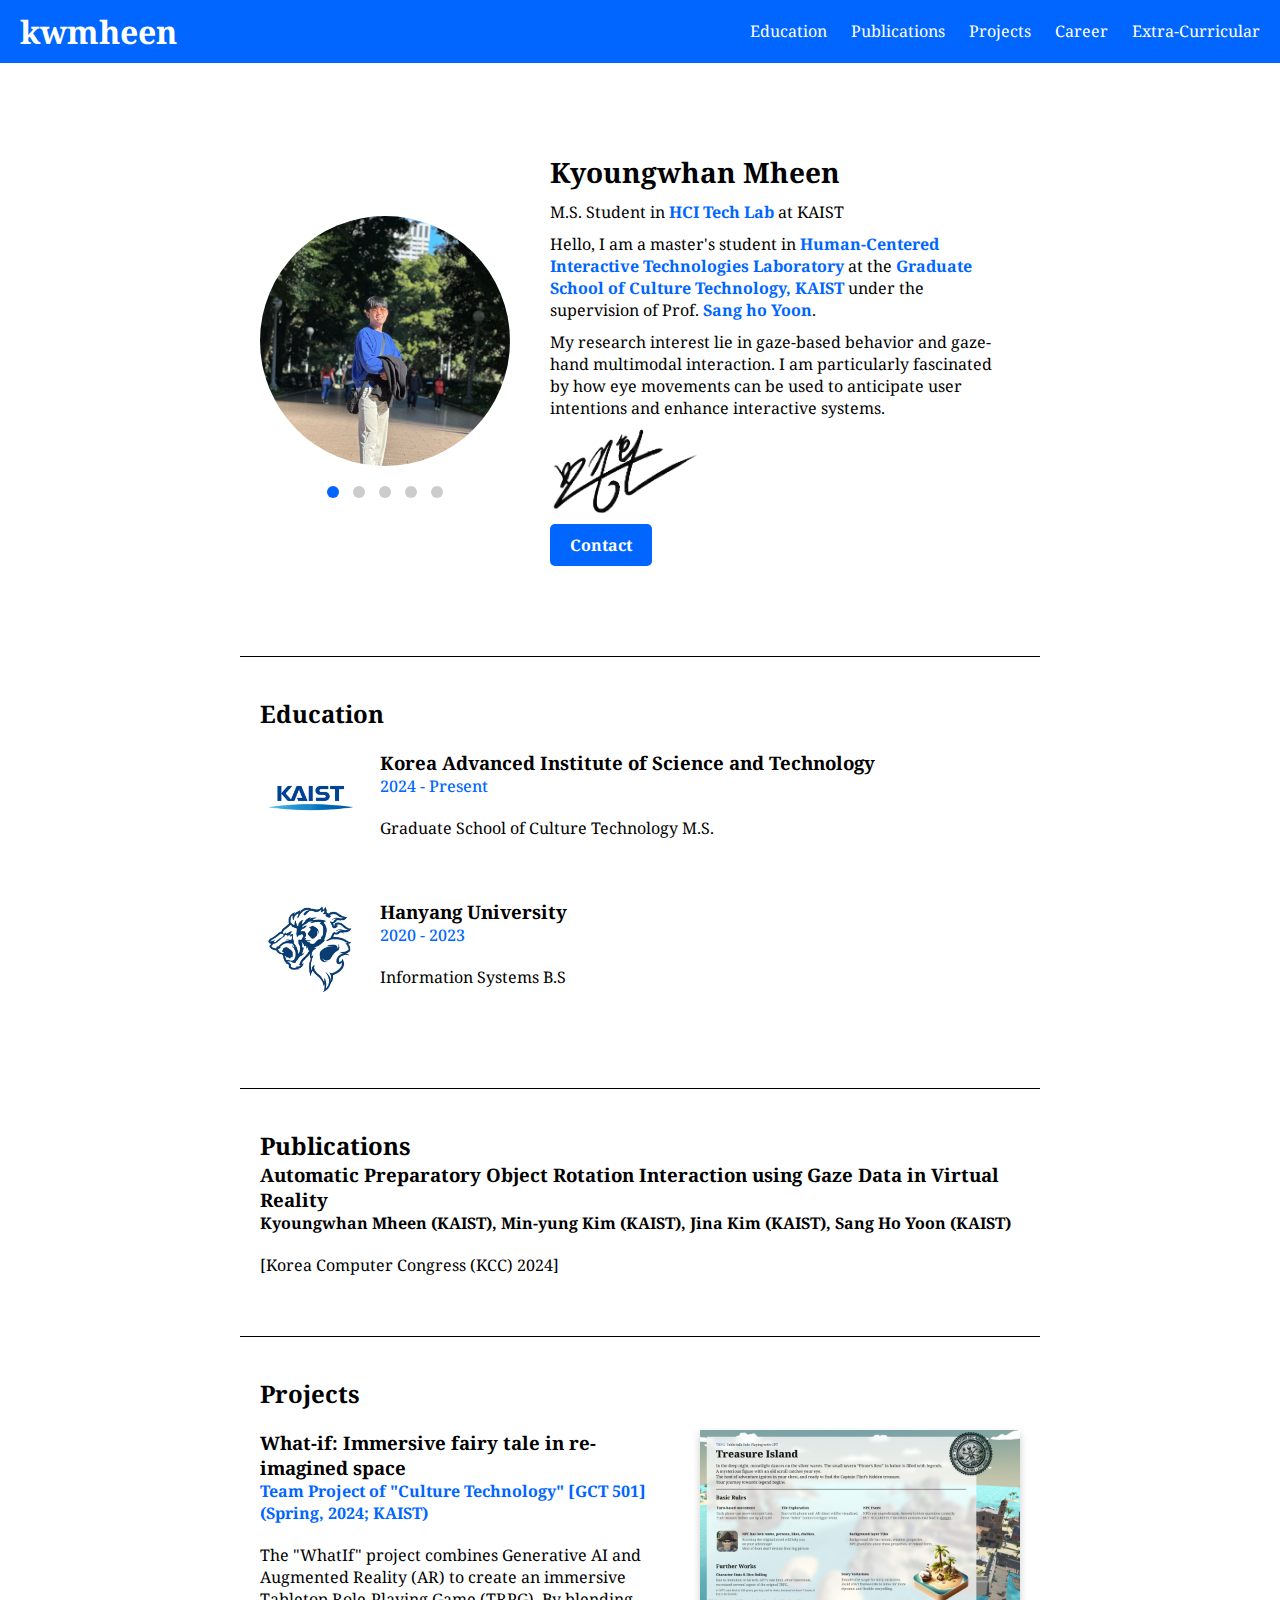
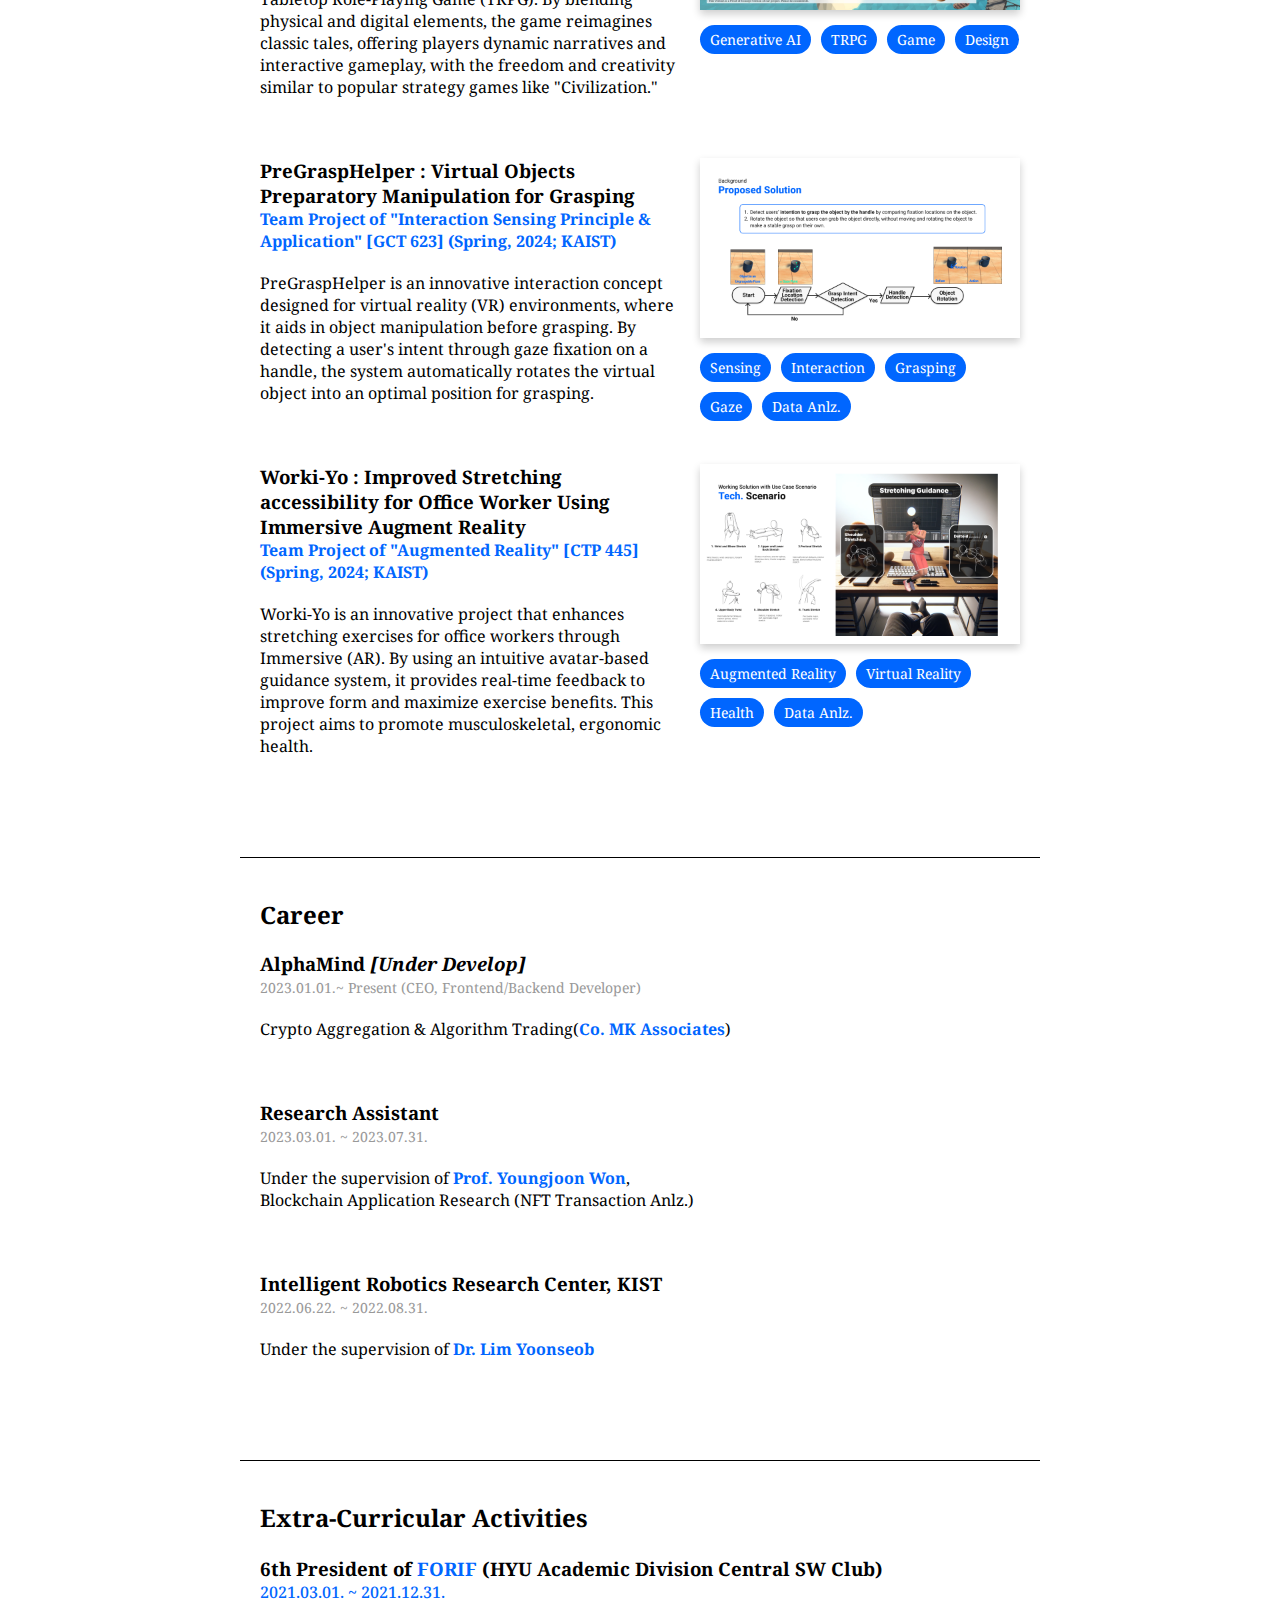
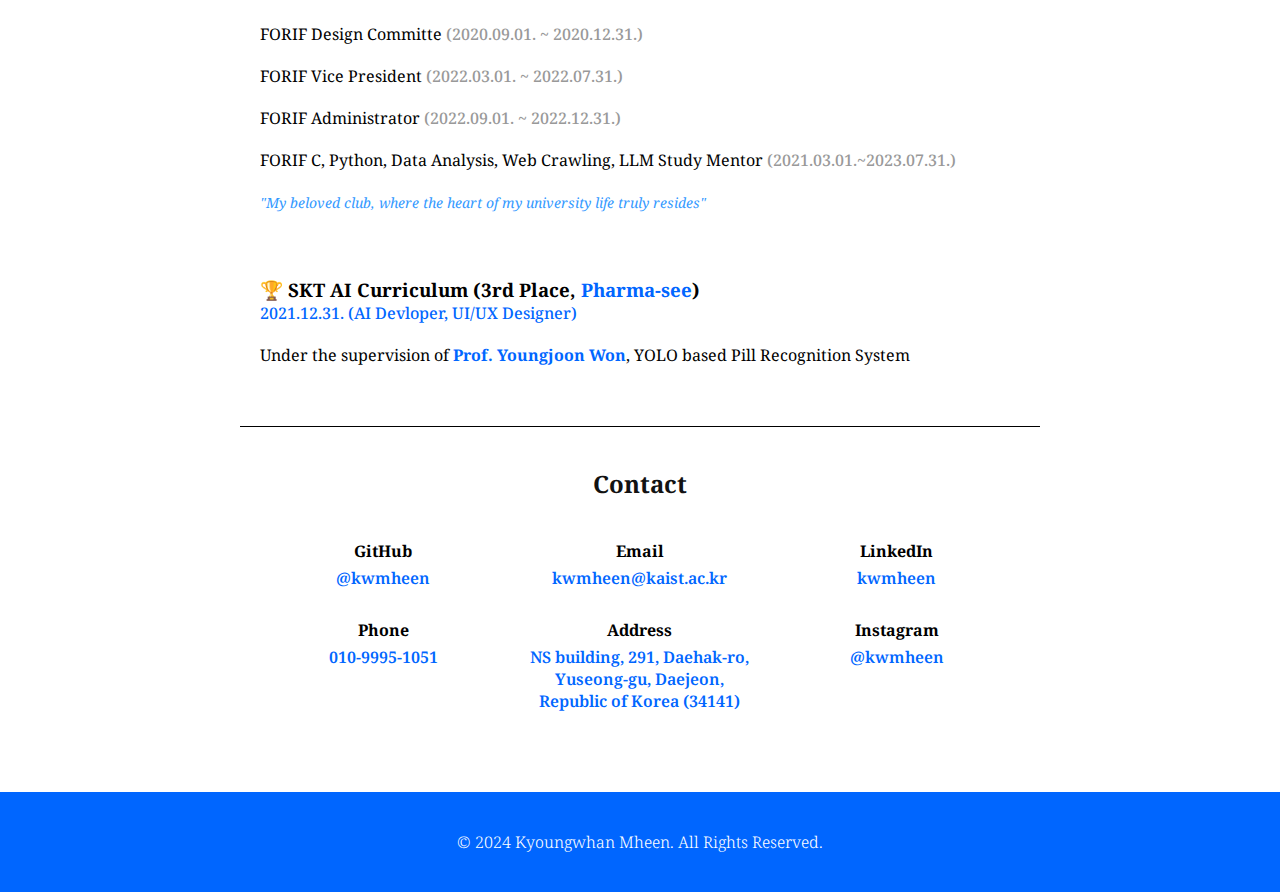
<file: index.html>
<!DOCTYPE html>
<html lang="en">
<head>
    <meta charset="UTF-8">
    <meta name="viewport" content="width=device-width, initial-scale=1.0">
    <title>kwmheen</title>
    <link rel="stylesheet" href="./style.css">
    <link rel="preconnect" href="https://fonts.googleapis.com">
    <link rel="preconnect" href="https://fonts.gstatic.com" crossorigin>
    <link href="https://fonts.googleapis.com/css2?family=Noto+Serif:ital,wght@0,100..900&display=swap" rel="stylesheet">

</head>
<body>

    <div class="header">
        <h1>kwmheen</h1>
        <nav>
            <a href="#education">Education</a>
            <a href="#publications">Publications</a>
            <a href="#projects">Projects</a>
            <a href="#career">Career</a>
            <a href="#extra-curricular">Extra-Curricular</a>
        </nav>
    </div>

    <div class="profile-container">
        <div class="profile-picture">
            <img id="profile-img" src="./src/Profile_1.jpeg" alt="Profile Picture">
            <div class="dots-container">
                <span class="dot" onclick="changeSlide(1)"></span>
                <span class="dot" onclick="changeSlide(2)"></span>
                <span class="dot" onclick="changeSlide(3)"></span>
                <span class="dot" onclick="changeSlide(4)"></span>
                <span class="dot" onclick="changeSlide(5)"></span>
            </div>
        </div>
        <div class="profile-details">
            <h2>Kyoungwhan Mheen</h2>
            <p>M.S. Student in <a href="https://hcitech.org/index.html">HCI Tech Lab</a> at KAIST</p>
            <p>Hello, I am a master's student in <a href="https://hcitech.org/index.html">Human-Centered Interactive Technologies Laboratory</a> at the <a href="https://ct.kaist.ac.kr/">Graduate School of Culture Technology, KAIST</a> under the supervision of Prof. <a href="https://sanghoy.com/">Sang ho Yoon</a>.</p>
            <p>My research interest lie in gaze-based behavior and gaze-hand multimodal interaction. I am particularly fascinated by how eye movements can be used to anticipate user intentions and enhance interactive systems.</p>
            <img src="./src/mheen_authograph_0909.png" alt="Autograph Image" class="autograph-image">
            <div class="white-href">
                <a href="#contact" class="contact-button">Contact</a>
            </div>
        </div>
        
    </div>
    <hr class="divider">
    <div class="content">
        <h2 id="education">Education</h2>
        <div class="education-item">
            <div class="education-image">
                <img src="./src/kaist_logo.png" alt="Education Image 1">
            </div>
            <div class="education-text">
                <h3>Korea Advanced Institute of Science and Technology</h3>
                <p><strong><span class="education-period">2024 - Present</span></strong></p>
                <p>Graduate School of Culture Technology M.S.</p>
            </div>
        </div>
        <div class="education-item">
            <div class="education-image">
                <img src="./src/hyu_logo.png" alt="Education Image 2">
            </div>
            <div class="education-text">
                <h3>Hanyang University</h3>
                <p><strong><span class="education-period">2020 - 2023</span></strong></p>
                <p>Information Systems B.S</p>
            </div>
        </div>
    </div>
    <hr class="divider">
    <div class="content">
        <h2 id="publications">Publications</h2>
        <div class="publication-item">
            <div class="publication-text">
                <h3>Automatic Preparatory Object Rotation Interaction using Gaze Data in Virtual Reality</h3>
                <p><strong><span class="publication-authors">Kyoungwhan Mheen (KAIST), Min-yung Kim (KAIST), Jina Kim (KAIST), Sang Ho Yoon (KAIST)</span></strong></p>
                <p><span class="publication-venue">[Korea Computer Congress (KCC) 2024]</span></p>
            </div>
        </div>
    </div>
    <hr class="divider">
    <div class="content">
        <h2 id="projects">Projects</h2>
        <div class="project-item">
            <div class="project-text">
                <h3>What-if: Immersive fairy tale in re-imagined space</h3>
                <p><strong><span class="project-period">Team Project of "Culture Technology" [GCT 501] (Spring, 2024; KAIST)</span></strong></p>
                <p>The "WhatIf" project combines Generative AI and Augmented Reality (AR) to create an immersive Tabletop Role-Playing Game (TRPG). By blending physical and digital elements, the game reimagines classic tales, offering players dynamic narratives and interactive gameplay, with the freedom and creativity similar to popular strategy games like "Civilization."</p>
            </div>
            <div class="project-slide">
                <img src="./src/501_Whatif_Thumbnail.jpg" alt="Education Image 2">
                <div class="tag-container">
                    <span class="tag">Generative AI</span>
                    <span class="tag">TRPG</span>
                    <span class="tag">Game</span>
                    <span class="tag">Design</span>
                </div>
            </div>
        </div>

        <div class="project-item">
            <div class="project-text">
                <h3>PreGraspHelper : Virtual Objects Preparatory Manipulation for Grasping</h3>
                <p><strong><span class="project-period">Team Project of "Interaction Sensing Principle & Application" [GCT 623] (Spring, 2024; KAIST)</span></strong></p>
                <p>PreGraspHelper is an innovative interaction concept designed for virtual reality (VR) environments, where it aids in object manipulation before grasping. By detecting a user's intent through gaze fixation on a handle, the system automatically rotates the virtual object into an optimal position for grasping.</p>
            </div>
            <div class="project-slide">
                <img src="./src/GCT623_Final 52.png" alt="Education Image 2">
                <div class="tag-container">
                    <span class="tag">Sensing</span>
                    <span class="tag">Interaction</span>
                    <span class="tag">Grasping</span>
                    <span class="tag">Gaze</span>
                    <span class="tag">Data Anlz.</span>
                </div>
            </div>
        </div>

        <div class="project-item">
            <div class="project-text">
                <h3>Worki-Yo : Improved Stretching accessibility for Office Worker Using Immersive Augment Reality</h3>
                <p><strong><span class="project-period">Team Project of "Augmented Reality" [CTP 445] (Spring, 2024; KAIST)</span></strong></p>
                <p>Worki-Yo is an innovative project that enhances stretching exercises for office workers through Immersive (AR). By using an intuitive avatar-based guidance system, it provides real-time feedback to improve form and maximize exercise benefits. This project aims to promote musculoskeletal, ergonomic health.</p>
            </div>
            <div class="project-slide">
                <img src="./src/CTP445_Final 11.png" alt="Education Image 2">
                <div class="tag-container">
                    <span class="tag">Augmented Reality</span>
                    <span class="tag">Virtual Reality</span>
                    <span class="tag">Health</span>
                    <span class="tag">Data Anlz.</span>
                </div>
            </div>
        </div>
    </div>
    <hr class="divider">
    <div class="content">
        <h2 id="career">Career</h2>
        <div class="career-item">
            <div class="career-text">
                <h3>AlphaMind <i>[Under Develop]</i></h3>
                <p><strong><span class="career-period">2023.01.01.~ Present (CEO, Frontend/Backend Developer)</span></strong></p>
                <p>Crypto Aggregation &  Algorithm Trading(<a href="https://moneypin.biz/bizno/detail/3418802867/">Co. MK Associates</a>)</p>
            </div>
        </div>
        <div class="career-item">
            <div class="career-text">
                <h3>Research Assistant</h3>
                <p><strong><span class="career-period">2023.03.01. ~ 2023.07.31.</span></strong></p>
                <p>Under the supervision of <a href="https://github.com/youngjoonwon">Prof. Youngjoon Won</a>, <br>Blockchain Application Research (NFT Transaction Anlz.)</p>
            </div>
        </div>
        <div class="career-item">
            <div class="career-text">
                <h3>Intelligent Robotics Research Center, KIST</h3>
                <p><strong><span class="career-period">2022.06.22. ~ 2022.08.31.</span></strong></p>
                <p>Under the supervision of <a href="https://scholar.google.co.uk/citations?user=xlNXvLEAAAAJ&hl=en&oi=ao">Dr. Lim Yoonseob</a></p>
            </div>
        </div>
    </div>
    <hr class="divider">
    <div class="content">
        <h2 id="extra-curricular">Extra-Curricular Activities</h2>
        <br>
        <div class="extra-item">
            <div class="extra-text">
                <h3>6th President of <a href="https://forif.org/">FORIF</a> (HYU Academic Division Central SW Club)</h3>
                <p><strong><span class="extra-period1">2021.03.01. ~ 2021.12.31.</span></strong></p>
                <p>FORIF Design Committe <strong><span class="extra-period">(2020.09.01. ~ 2020.12.31.)</span></strong></p>
                <p>FORIF Vice President <strong><span class="extra-period">(2022.03.01. ~ 2022.07.31.)</span></strong></p>
                <p>FORIF Administrator <strong><span class="extra-period">(2022.09.01. ~ 2022.12.31.)</span></strong></p>
                <p>FORIF C, Python, Data Analysis, Web Crawling, LLM Study Mentor <strong><span class="extra-period">(2021.03.01.~2023.07.31.)</span></strong></p>
                <p><span class="extra-footnote"><i>"My beloved club, where the heart of my university life truly resides"</i></span></p>
            </div>
        </div>
        <br>
        <br>
        <div class="extra-item">
            <div class="extra-text">
                <h3>🏆 SKT AI Curriculum (3rd Place, <a href="https://kwmheenhyu.notion.site/PharmaSEE-2ef8fcd094c840d0b5882295f3080181?pvs=74">Pharma-see</a>)</h3>
                <p><strong><span class="extra-period1">2021.12.31. (AI Devloper, UI/UX Designer)</span></strong></p>
                <p>Under the supervision of <a href="https://github.com/youngjoonwon">Prof. Youngjoon Won</a>, YOLO based Pill Recognition System</p>
            </div>
        </div>
    </div>
    <hr class="divider">
    <div class="content" id="contact">
        <h2 class="centered-heading">Contact</h2>
        <div class="contact-container">
            <div class="contact-item">
                <strong>GitHub</strong>
                <p><a href="https://github.com/kwmheen">@kwmheen</a></p>
            </div>
            <div class="contact-item">
                <strong>Email</strong>
                <p><a href="mailto:kwmheen@kaist.ac.kr">kwmheen@kaist.ac.kr</a></p>
            </div>
            <div class="contact-item">
                <strong>LinkedIn</strong>
                <p><a href="https://www.linkedin.com/in/kyoungwhan-mheen-281361276/">kwmheen</a></p>
            </div>
            <div class="contact-item">
                <strong>Phone</strong>
                <p><a href="tel:+821099951051">010-9995-1051</a></p>
            </div>
            <div class="contact-item">
                <strong>Address</strong>
                <p><a href="https://g.co/kgs/YEBtSJD">NS building, 291, Daehak-ro,<br>Yuseong-gu, Daejeon,<br>Republic of Korea (34141)</a></p>
            </div>
            <div class="contact-item">
                <strong>Instagram</strong>
                <p><a href="https://www.instagram.com/kwmheen/">@kwmheen</a></p>
            </div>
        </div>
    </div>

    <div class="footer">
        <p>© 2024 Kyoungwhan Mheen. All Rights Reserved.</p>
    </div>
    <script>
        var currentSlide = 1;
        var totalSlides = 5;

        function changeSlide(slideIndex) {
            currentSlide = slideIndex;
            document.getElementById("profile-img").src = `./src/Profile_${slideIndex}.jpeg`;
            updateDots();
        }

        function updateDots() {
            var dots = document.getElementsByClassName("dot");
            for (var i = 0; i < dots.length; i++) {
                dots[i].style.backgroundColor = i === currentSlide - 1 ? "#0066FF" : "#ccc";
            }
        }

        // Initialize the first dot as active
        updateDots();
    </script>

</body>
</html>
</file>
<file: style.css>
/* Basic reset for margins and paddings */
* {
    margin: 0;
    padding: 0;
    box-sizing: border-box;
}

body {
    font-family: 'Noto Serif', serif;
}

:lang(ko) {
    font-family: 'Noto Sans KR', sans-serif; /* 한글 텍스트에 적용할 폰트 */
}

/* Header styling */
.header {
    background-color: #0066FF; 
    color: white;
    padding: 10px 20px;
    position: sticky;
    top: 0;
    width: 100%;
    z-index: 1000;
}

.header h1 {
    display: inline;
    font-size: 32px;
    font-weight: bold;
}

.header nav {
    float: right;
    margin-top: 10px;
}

.header nav a {
    color: white;
    text-decoration: none;
    margin-left: 20px;
    font-size: 16px;
}

.header nav a:hover {
    text-decoration: underline;
}

/* Profile container styling */
.profile-container {
    max-width: 800px;
    margin: 50px auto;
    display: flex;
    justify-content: center;
    align-items: center;
    padding: 20px;
}

.profile-picture {
    flex-shrink: 0;
    margin-right: 20px;
}

.profile-picture img {
    width: 250px;
    height: 250px;
    border-radius: 50%;
    object-fit: cover;
}

.profile-details {
    max-width: 700px;
    margin: 0 auto; 
    padding: 20px;
}

.profile-details h2 {
    font-size: 28px;
    font-weight: bold;
    margin-bottom: 10px;
}

.profile-details p {
    margin-bottom: 10px;
    font-size: 16px;
}

.profile-details a {
    color: #0066FF;
    font-weight: bold;
    text-decoration: none; /* 밑줄 제거 */
}

.profile-details a:hover {
    text-decoration: underline; /* 링크에 마우스를 올릴 때 밑줄 표시 */
}

.dots-container {
    text-align: center;
    margin-top: 10px;
}

.dot {
    height: 12px;
    width: 12px;
    margin: 0 5px;
    background-color: #ccc;
    border-radius: 50%;
    display: inline-block;
    cursor: pointer;
    transition: background-color 0.3s ease;
}

.contact-button {
    display: inline-block;
    padding: 10px 20px;
    background-color: #0066FF;
    color: white;
    font-weight: bold;
    text-decoration: none;
    border-radius: 5px;
    transition: background-color 0.3s ease;
}

.autograph-image {
    display: block;
    margin: 10px 10px 10px 0; /* Removes auto-centering and aligns to the left */
    max-width: 150px;
    height: auto;
}

.white-href a {
    color: #ffffff;
    font-weight: bold;
    text-decoration: none; /* 밑줄 제거 */
}


.contact-button:hover {
    background-color: #0044cc; /* 마우스 오버 시 버튼 색상 변화 */
    color: white; 
}

.divider {
    width: 800px;
    height: 1px;
    background-color: #000;
    margin: 20px auto;
    border: none;
}


/* Main content styling */
.content {
    /* background-color: #4CAF50; */
    max-width: 800px; /* 최대 너비를 프로필 섹션과 동일하게 설정 */
    margin: 20px auto;
    padding: 20px;
}

/* Add some height to demonstrate scrolling */
.content p {
    margin-bottom: 20px;
}

.education-item {
    /* background-color: #FF00FF; */
    max-width: 800px;
    display: flex;
    justify-content: space-between;
    align-items: flex-start;
    margin: 20px auto 40px auto;
}

.education-text {
    flex: 3;
    text-align: left;
}

.education-text a {
    color: #0066FF;
    font-weight: bold;
    text-decoration: none; /* 밑줄 제거 */
}

.education-period {
    color: #0066FF; /* 원하는 색상으로 변경 */
    font-weight: 500;
}

.extra-period {
    color: #999999; /* 원하는 색상으로 변경 */
    font-weight: 500;
}

.extra-period1 {
    color: #0066FF; /* 원하는 색상으로 변경 */
    font-weight: 500;
}

.education-image {
    width: 120px;
    /* background-color: #912356; */
    /* flex: 1; */
    text-align: left;
}

.education-image img {
    background-color: #0000FF;
    width: 100px;
    height: 100px;
    object-fit: cover;
}

.project-item {
    /* background-color: #FF00FF; */
    max-width: 800px;
    display: flex;
    justify-content: space-between;
    align-items: flex-start;
    margin: 20px auto 40px auto;
}

.project-text {
    flex: 3;
    text-align: left;
    margin-right: 20px;
}

.project-period {
    color: #0066FF; /* 원하는 색상으로 변경 */
}


.project-image {
    flex: 1;
    text-align: center;
}

.project-slide img {
    background-color: #0000FF;
    width: 320px;
    height: 180px;
    object-fit: cover;
    box-shadow: 0px 4px 8px rgba(12, 12, 12, 0.2);
    /* border-radius: 5px; */
}

.tag-container {
    display: flex;
    flex-wrap: wrap;
    margin-top: 10px;
    gap: 10px;
    max-width: 320px;
}

.tag {
    background-color: #0066FF;
    color: white;
    padding: 5px 10px;
    border-radius: 20px;
    font-size: 14px;
    display: inline-block;
}

.publication {
    /* background-color: #4CAF50; */
    max-width: 800px; /* 최대 너비를 프로필 섹션과 동일하게 설정 */
    margin: 20px auto;
    padding: 20px;
}

.career-item {
    /* background-color: #FF00FF; */
    max-width: 800px;
    display: flex;
    justify-content: space-between;
    align-items: flex-start;
    margin: 20px auto 40px auto;
}

.career-text {
    flex: 3;
    text-align: left;
    margin-right: 20px;
}

.career-text a {
    color: #0066FF;
    font-weight: bold;
    text-decoration: none; /* 밑줄 제거 */
}

.career-text a:hover {
    text-decoration: underline; /* 링크에 마우스를 올릴 때 밑줄 표시 */
}

.extra-text a {
    color: #0066FF;
    font-weight: bold;
    text-decoration: none; /* 밑줄 제거 */
}

.extra-text a:hover {
    text-decoration: underline; /* 링크에 마우스를 올릴 때 밑줄 표시 */
}

.career-period {
    color: #999999;
    font-weight: 400;
    font-size: 14px; 
    line-height: 1.5;
}

.extra-footnote {
    color: #3399FF;
    font-weight: 400;
    font-size: 14px; 
    line-height: 1.5;
}

/* Contact section */
.centered-heading {
    text-align: center; /* 텍스트를 중앙 정렬 */
    margin-bottom: 20px; /* h2 요소와 그 아래 내용 사이의 간격 조절 */
    color: #121212;
}

.contact-container {
    display: grid;
    grid-template-columns: repeat(3, 1fr);
    gap: 10px;
    max-width: 800px;
    margin: 0 auto;
    text-align: center;
    padding: 20px 0;
}

.contact-item strong {
    font-size: 12pt;
    font-weight: bold;
}

.contact-item p {
    font-size: 20pt;
    font-weight: 300;
    margin-top: 5px;
}

.contact-item p:nth-child(2) { /* Address */
    font-size: 12pt;
}

.contact-item a {
    color: #0066FF;
    text-decoration: none; /* 밑줄 제거 */
    font-weight: 600;
}

.contact-item a:hover {
    text-decoration: underline; /* 링크에 마우스를 올릴 때 밑줄 표시 */
}

/* Footer styling */
.footer {
    background-color: #0066FF;
    color: white;
    text-align: center;
    padding: 20px 0;
    height: 100px;
    display: flex;
    justify-content: center;
    align-items: center;
}


.footer p{
    color: white;
    font-weight: 300;
}

/* 모바일 기기에서만 적용되는 스타일 */
@media (max-width: 768px) {
    .header {
        background-color: #0066FF; 
        color: white;
        padding: 10px 20px;
        position: sticky;
        top: 0;
        width: 100%;
        z-index: 1000;
        height: 100px;
    }
    
    .profile-container {
        max-width: 100%;
        margin: 20px auto;
        display: flex;
        flex-wrap: wrap;
        justify-content: center;
        align-items: center;
        padding: 20px;
    }

    .profile-picture {
        flex-shrink: 0;
        margin-right: 20px;
        margin-bottom: 20px;
    }

    .profile-picture img {
        width: 150px;
        height: 150px;
        border-radius: 50%;
        object-fit: cover;
    }

    .profile-details {
        max-width: 100%;
        padding: 20px;
        text-align: center;
    }

    .profile-details h2 {
        font-size: 24px;
        font-weight: bold;
        margin-bottom: 10px;
    }

    .profile-details p {
        margin-bottom: 10px;
        font-size: 14px;
    }

    .dots-container {
        text-align: center;
        margin-top: 10px;
    }

    .dot {
        height: 12px;
        width: 12px;
        margin: 0 5px;
        background-color: #ccc;
        border-radius: 50%;
        display: inline-block;
        cursor: pointer;
        transition: background-color 0.3s ease;
    }

    .contact-button {
        display: inline-block;
        padding: 10px 20px;
        background-color: #0066FF;
        color: white;
        font-weight: bold;
        text-decoration: none;
        border-radius: 5px;
        transition: background-color 0.3s ease;
        margin-top: 15px;
    }

    .contact-button:hover {
        background-color: #0044cc;
        color: white; 
    }

    .divider {
        width: 100%;
        height: 1px;
        background-color: #000;
        margin: 20px auto;
        border: none;
    }

    .content {
        max-width: 100%;
        margin: 20px auto;
        padding: 20px;
    }

    .education-item, .project-item, .career-item, .extra-item {
        display: flex;
        flex-wrap: wrap;
        justify-content: space-between;
        align-items: flex-start;
        margin: 20px auto 40px auto;
    }

    .education-image, .project-image {
        width: 100%;
        max-width: 120px;
        text-align: center;
        margin-bottom: 20px;
    }

    .education-image img, .project-slide img {
        width: 100%;
        height: auto;
        object-fit: cover;
    }

    .education-text, .project-text, .career-text, .extra-text {
        max-width: 100%;
        margin: 0 auto;
        text-align: center;
    }

    .education-text h3, .project-text h3, .career-text h3, .extra-text h3 {
        font-size: 18px;
        margin-bottom: 10px;
    }

    .education-text p, .project-text p, .career-text p, .extra-text p {
        font-size: 14px;
        margin-bottom: 10px;
    }

    .tag-container {
        display: flex;
        flex-wrap: wrap;
        justify-content: center;
        gap: 5px;
    }

    .tag {
        padding: 5px 10px;
        font-size: 12px;
    }

    .centered-heading {
        text-align: center;
        margin-bottom: 20px;
        color: #121212;
        font-size: 24px;
    }

    .contact-container {
        display: grid;
        grid-template-columns: repeat(2, 1fr);
        gap: 10px;
        max-width: 100%;
        margin: 0 auto;
        text-align: center;
        padding: 20px 0;
    }

    .contact-item strong {
        font-size: 14pt;
        font-weight: bold;
    }

    .contact-item p {
        font-size: 16pt;
        font-weight: 300;
        margin-top: 5px;
    }

    .contact-item a {
        color: #0066FF;
        text-decoration: none;
        font-weight: 600;
    }

    .contact-item a:hover {
        text-decoration: underline;
    }

    .footer {
        background-color: #0066FF;
        color: white;
        text-align: center;
        padding: 20px 0;
        display: flex;
        justify-content: center;
        align-items: center;
    }

    .footer p{
        color: white;
        font-weight: 300;
    }
}
</file>
